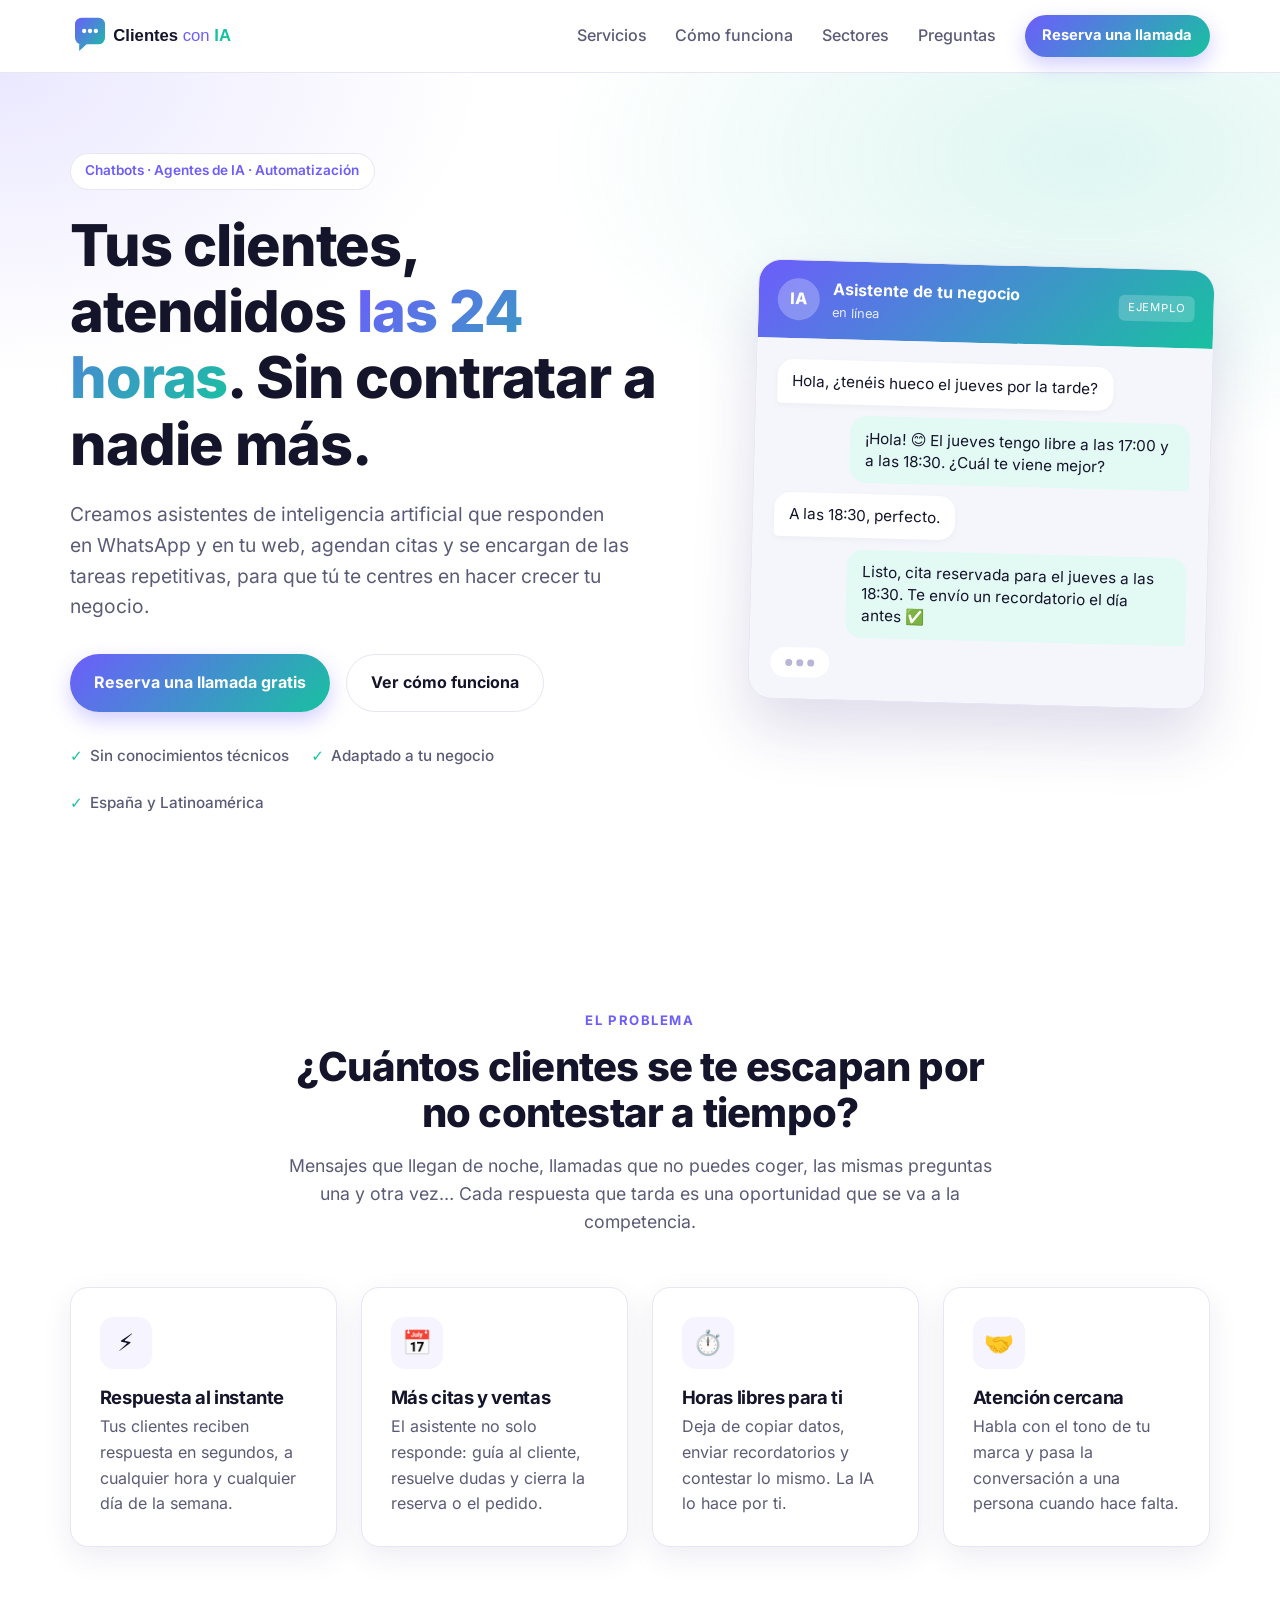
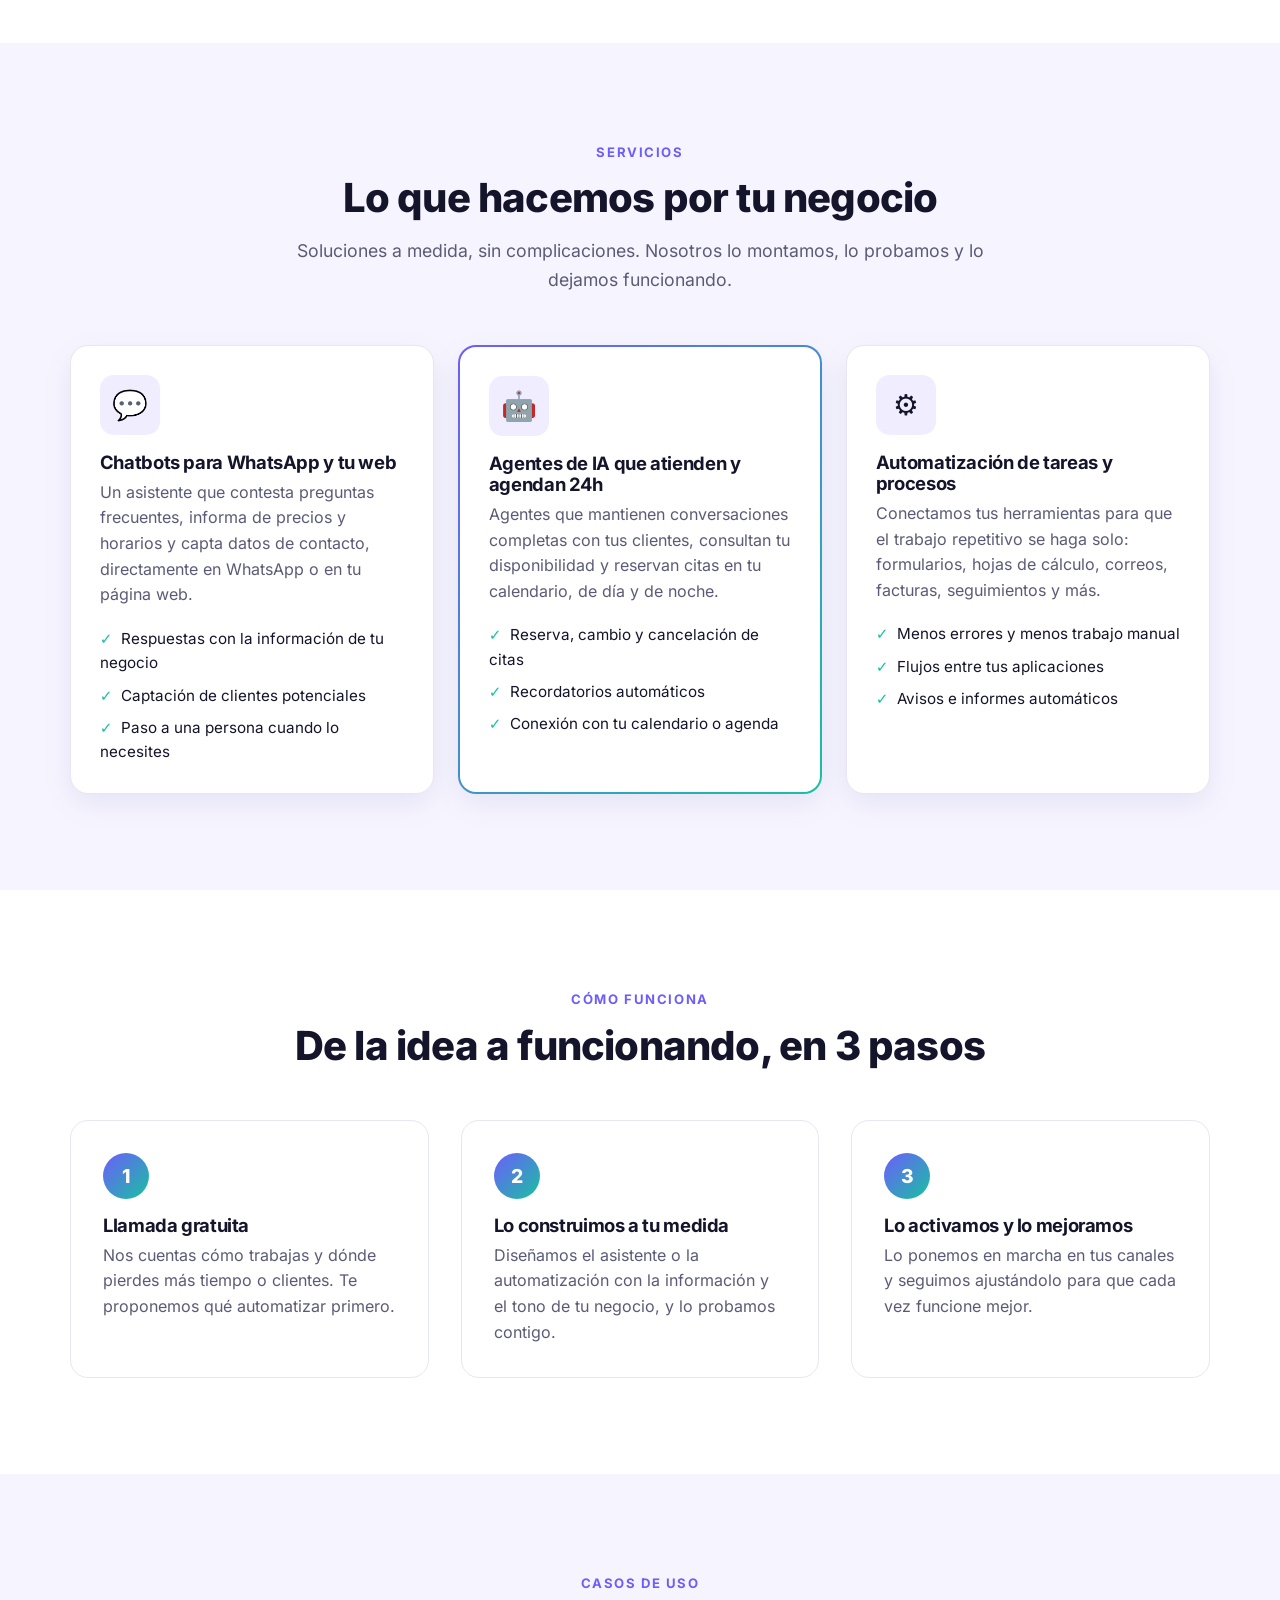
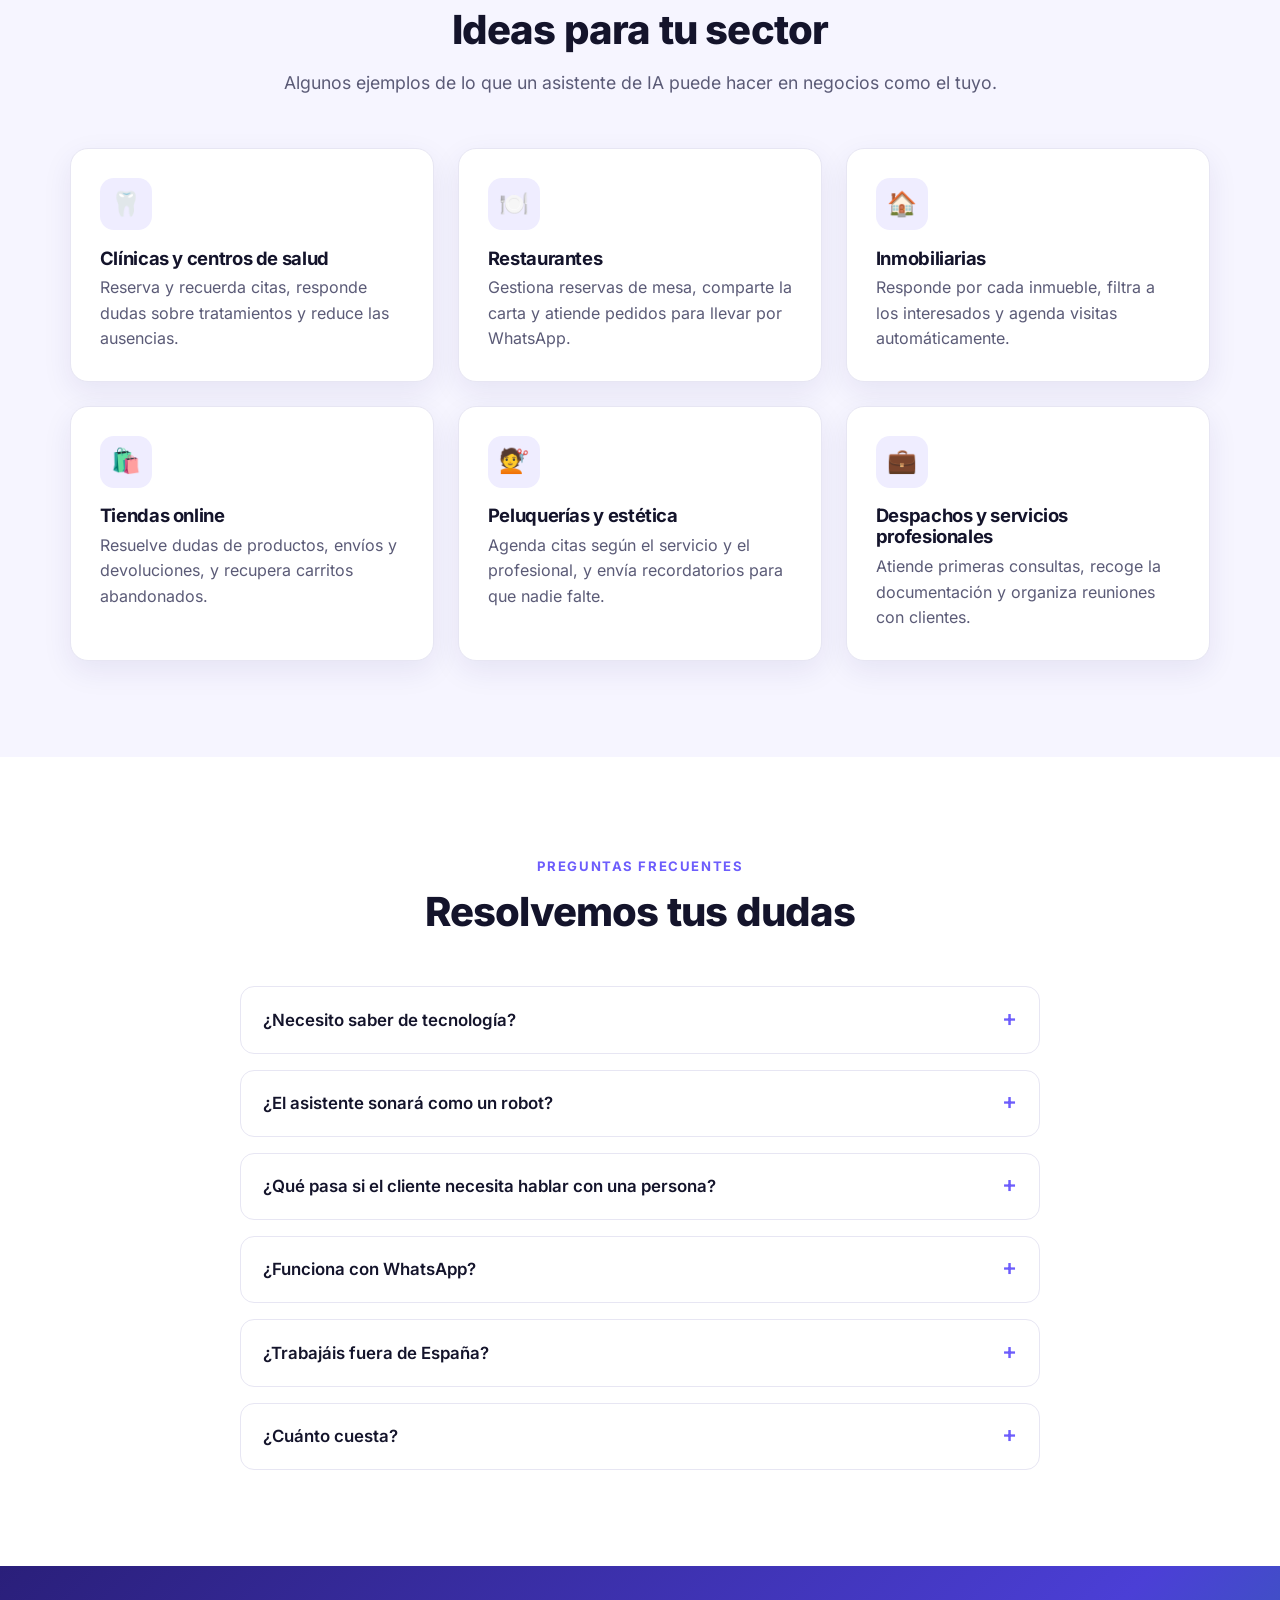
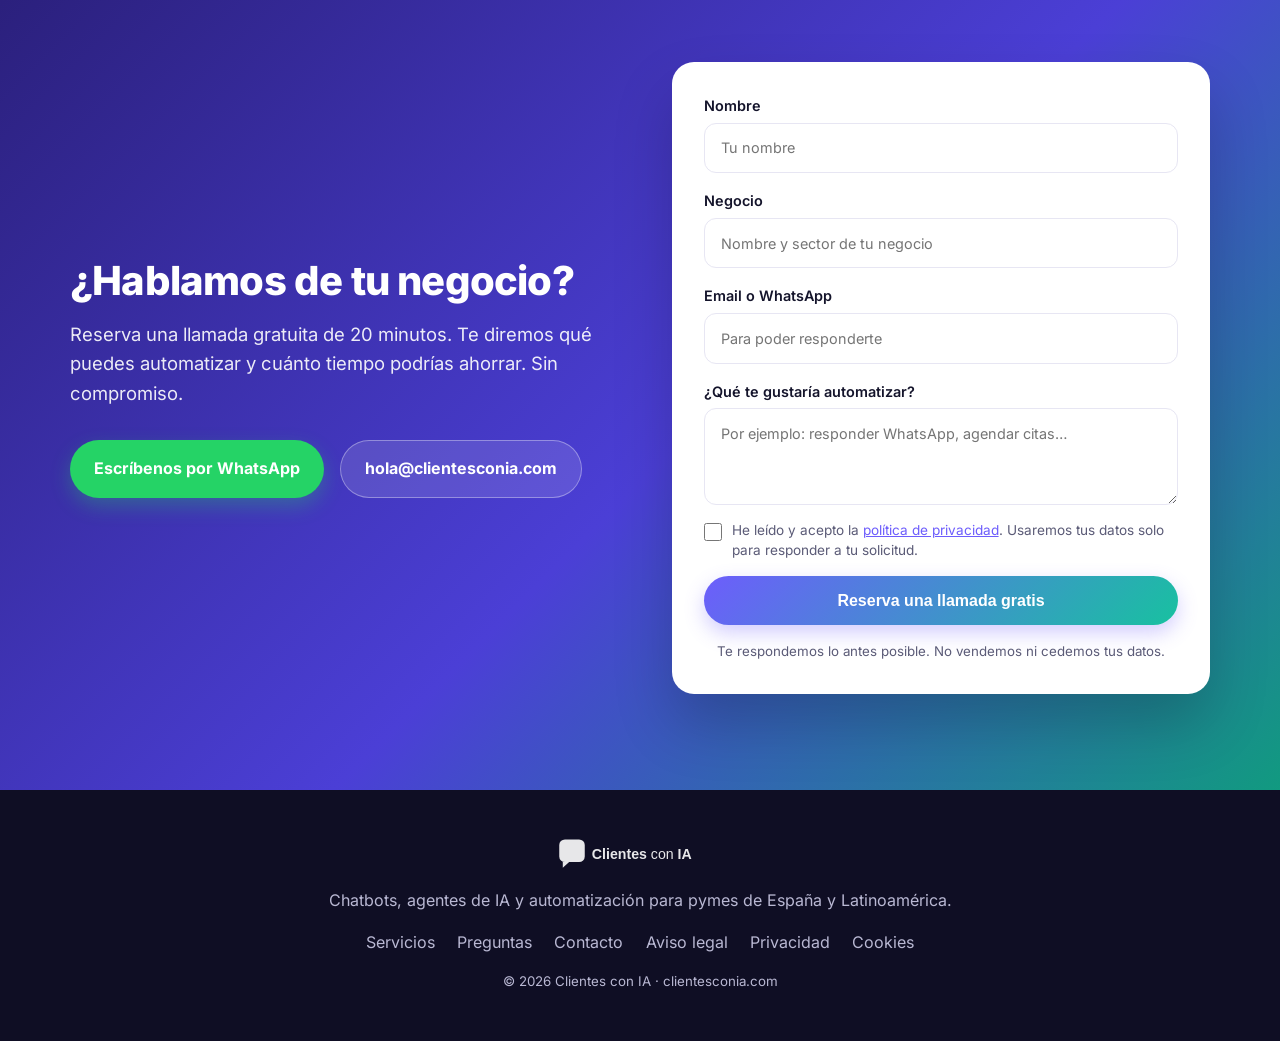
<file: index.html>
<!DOCTYPE html>
<html lang="es">
<head>
<meta charset="UTF-8">
<meta name="viewport" content="width=device-width, initial-scale=1">
<title>Clientes con IA · Chatbots y agentes de IA para pymes</title>
<meta name="description" content="Atiende, responde y agenda citas 24 horas con chatbots y agentes de IA para WhatsApp y tu web. Automatización para pymes de España y Latinoamérica.">
<link rel="icon" href="favicon.svg" type="image/svg+xml">
<link rel="preload" href="inter-latin.woff2" as="font" type="font/woff2" crossorigin>
<link rel="stylesheet" href="styles.css">
</head>
<body>

<header class="nav">
  <div class="container nav-inner">
    <a href="#" class="logo"><img src="logo.svg" alt="Clientes con IA" width="200" height="40"></a>
    <nav class="nav-links" id="menu">
      <a href="#servicios">Servicios</a>
      <a href="#como-funciona">Cómo funciona</a>
      <a href="#sectores">Sectores</a>
      <a href="#faq">Preguntas</a>
      <a href="#contacto" class="btn btn-small">Reserva una llamada</a>
    </nav>
    <button class="menu-toggle" aria-label="Abrir menú" aria-expanded="false" aria-controls="menu"><span></span><span></span><span></span></button>
  </div>
</header>

<main>
<!-- HERO -->
<section class="hero">
  <div class="container hero-grid">
    <div>
      <span class="pill">Chatbots · Agentes de IA · Automatización</span>
      <h1>Tus clientes, atendidos <span class="grad">las 24 horas</span>. Sin contratar a nadie más.</h1>
      <p class="lead">Creamos asistentes de inteligencia artificial que responden en WhatsApp y en tu web, agendan citas y se encargan de las tareas repetitivas, para que tú te centres en hacer crecer tu negocio.</p>
      <div class="hero-cta">
        <a href="#contacto" class="btn">Reserva una llamada gratis</a>
        <a href="#como-funciona" class="btn btn-ghost">Ver cómo funciona</a>
      </div>
      <ul class="hero-points">
        <li>Sin conocimientos técnicos</li>
        <li>Adaptado a tu negocio</li>
        <li>España y Latinoamérica</li>
      </ul>
    </div>
    <div class="chat-card" aria-label="Conversación de ejemplo con un asistente de IA">
      <div class="chat-head">
        <div class="avatar">IA</div>
        <div><strong>Asistente de tu negocio</strong><small>en línea</small></div>
        <span class="tag-ejemplo">Ejemplo</span>
      </div>
      <div class="chat-body">
        <div class="msg in">Hola, ¿tenéis hueco el jueves por la tarde?</div>
        <div class="msg out">¡Hola! 😊 El jueves tengo libre a las 17:00 y a las 18:30. ¿Cuál te viene mejor?</div>
        <div class="msg in">A las 18:30, perfecto.</div>
        <div class="msg out">Listo, cita reservada para el jueves a las 18:30. Te envío un recordatorio el día antes ✅</div>
        <div class="typing"><span></span><span></span><span></span></div>
      </div>
    </div>
  </div>
</section>

<!-- PROBLEM / BENEFITS -->
<section class="section" id="beneficios">
  <div class="container">
    <div class="section-head">
      <span class="eyebrow">El problema</span>
      <h2>¿Cuántos clientes se te escapan por no contestar a tiempo?</h2>
      <p>Mensajes que llegan de noche, llamadas que no puedes coger, las mismas preguntas una y otra vez… Cada respuesta que tarda es una oportunidad que se va a la competencia.</p>
    </div>
    <div class="cards cards-4">
      <article class="card">
        <div class="icon">⚡</div>
        <h3>Respuesta al instante</h3>
        <p>Tus clientes reciben respuesta en segundos, a cualquier hora y cualquier día de la semana.</p>
      </article>
      <article class="card">
        <div class="icon">📅</div>
        <h3>Más citas y ventas</h3>
        <p>El asistente no solo responde: guía al cliente, resuelve dudas y cierra la reserva o el pedido.</p>
      </article>
      <article class="card">
        <div class="icon">⏱️</div>
        <h3>Horas libres para ti</h3>
        <p>Deja de copiar datos, enviar recordatorios y contestar lo mismo. La IA lo hace por ti.</p>
      </article>
      <article class="card">
        <div class="icon">🤝</div>
        <h3>Atención cercana</h3>
        <p>Habla con el tono de tu marca y pasa la conversación a una persona cuando hace falta.</p>
      </article>
    </div>
  </div>
</section>

<!-- SERVICES -->
<section class="section alt" id="servicios">
  <div class="container">
    <div class="section-head">
      <span class="eyebrow">Servicios</span>
      <h2>Lo que hacemos por tu negocio</h2>
      <p>Soluciones a medida, sin complicaciones. Nosotros lo montamos, lo probamos y lo dejamos funcionando.</p>
    </div>
    <div class="cards cards-3">
      <article class="card service">
        <div class="icon big">💬</div>
        <h3>Chatbots para WhatsApp y tu web</h3>
        <p>Un asistente que contesta preguntas frecuentes, informa de precios y horarios y capta datos de contacto, directamente en WhatsApp o en tu página web.</p>
        <ul class="checks">
          <li>Respuestas con la información de tu negocio</li>
          <li>Captación de clientes potenciales</li>
          <li>Paso a una persona cuando lo necesites</li>
        </ul>
      </article>
      <article class="card service featured">
        <div class="icon big">🤖</div>
        <h3>Agentes de IA que atienden y agendan 24h</h3>
        <p>Agentes que mantienen conversaciones completas con tus clientes, consultan tu disponibilidad y reservan citas en tu calendario, de día y de noche.</p>
        <ul class="checks">
          <li>Reserva, cambio y cancelación de citas</li>
          <li>Recordatorios automáticos</li>
          <li>Conexión con tu calendario o agenda</li>
        </ul>
      </article>
      <article class="card service">
        <div class="icon big">⚙️</div>
        <h3>Automatización de tareas y procesos</h3>
        <p>Conectamos tus herramientas para que el trabajo repetitivo se haga solo: formularios, hojas de cálculo, correos, facturas, seguimientos y más.</p>
        <ul class="checks">
          <li>Menos errores y menos trabajo manual</li>
          <li>Flujos entre tus aplicaciones</li>
          <li>Avisos e informes automáticos</li>
        </ul>
      </article>
    </div>
  </div>
</section>

<!-- HOW IT WORKS -->
<section class="section" id="como-funciona">
  <div class="container">
    <div class="section-head">
      <span class="eyebrow">Cómo funciona</span>
      <h2>De la idea a funcionando, en 3 pasos</h2>
    </div>
    <ol class="steps">
      <li class="step">
        <span class="num">1</span>
        <h3>Llamada gratuita</h3>
        <p>Nos cuentas cómo trabajas y dónde pierdes más tiempo o clientes. Te proponemos qué automatizar primero.</p>
      </li>
      <li class="step">
        <span class="num">2</span>
        <h3>Lo construimos a tu medida</h3>
        <p>Diseñamos el asistente o la automatización con la información y el tono de tu negocio, y lo probamos contigo.</p>
      </li>
      <li class="step">
        <span class="num">3</span>
        <h3>Lo activamos y lo mejoramos</h3>
        <p>Lo ponemos en marcha en tus canales y seguimos ajustándolo para que cada vez funcione mejor.</p>
      </li>
    </ol>
  </div>
</section>

<!-- SECTORS -->
<section class="section alt" id="sectores">
  <div class="container">
    <div class="section-head">
      <span class="eyebrow">Casos de uso</span>
      <h2>Ideas para tu sector</h2>
      <p>Algunos ejemplos de lo que un asistente de IA puede hacer en negocios como el tuyo.</p>
    </div>
    <div class="cards cards-3 sectors">
      <article class="card"><div class="icon">🦷</div><h3>Clínicas y centros de salud</h3><p>Reserva y recuerda citas, responde dudas sobre tratamientos y reduce las ausencias.</p></article>
      <article class="card"><div class="icon">🍽️</div><h3>Restaurantes</h3><p>Gestiona reservas de mesa, comparte la carta y atiende pedidos para llevar por WhatsApp.</p></article>
      <article class="card"><div class="icon">🏠</div><h3>Inmobiliarias</h3><p>Responde por cada inmueble, filtra a los interesados y agenda visitas automáticamente.</p></article>
      <article class="card"><div class="icon">🛍️</div><h3>Tiendas online</h3><p>Resuelve dudas de productos, envíos y devoluciones, y recupera carritos abandonados.</p></article>
      <article class="card"><div class="icon">💇</div><h3>Peluquerías y estética</h3><p>Agenda citas según el servicio y el profesional, y envía recordatorios para que nadie falte.</p></article>
      <article class="card"><div class="icon">💼</div><h3>Despachos y servicios profesionales</h3><p>Atiende primeras consultas, recoge la documentación y organiza reuniones con clientes.</p></article>
    </div>
  </div>
</section>

<!-- FAQ -->
<section class="section" id="faq">
  <div class="container narrow">
    <div class="section-head">
      <span class="eyebrow">Preguntas frecuentes</span>
      <h2>Resolvemos tus dudas</h2>
    </div>
    <div class="faq">
      <details>
        <summary>¿Necesito saber de tecnología?</summary>
        <p>No. Nosotros nos encargamos de todo: lo configuramos, lo conectamos a tus canales y te explicamos cómo funciona con palabras sencillas.</p>
      </details>
      <details>
        <summary>¿El asistente sonará como un robot?</summary>
        <p>No tiene por qué. Lo entrenamos con la información de tu negocio y con el tono que usas con tus clientes, para que las conversaciones sean naturales y cercanas.</p>
      </details>
      <details>
        <summary>¿Qué pasa si el cliente necesita hablar con una persona?</summary>
        <p>El asistente detecta cuándo conviene pasar la conversación a tu equipo y te avisa para que continúes tú.</p>
      </details>
      <details>
        <summary>¿Funciona con WhatsApp?</summary>
        <p>Sí. Podemos conectar el asistente a WhatsApp Business, a tu página web y a otras herramientas que ya uses, como tu calendario o tu correo.</p>
      </details>
      <details>
        <summary>¿Trabajáis fuera de España?</summary>
        <p>Sí. Trabajamos en remoto con negocios de España y de Latinoamérica, y adaptamos el asistente al idioma y a la forma de hablar de tus clientes.</p>
      </details>
      <details>
        <summary>¿Cuánto cuesta?</summary>
        <p>Depende de lo que necesites automatizar. En la llamada gratuita vemos tu caso y te damos una propuesta clara, sin compromiso.</p>
      </details>
    </div>
  </div>
</section>

<!-- CTA + CONTACT -->
<section class="section cta" id="contacto">
  <div class="container cta-grid">
    <div>
      <h2>¿Hablamos de tu negocio?</h2>
      <p>Reserva una llamada gratuita de 20 minutos. Te diremos qué puedes automatizar y cuánto tiempo podrías ahorrar. Sin compromiso.</p>
      <div class="contact-links">
        <a class="btn btn-whatsapp" href="https://wa.me/34624060262?text=Hola%2C%20quiero%20informaci%C3%B3n%20sobre%20Clientes%20con%20IA" target="_blank" rel="noopener">Escríbenos por WhatsApp</a>
        <a class="btn btn-light" href="mailto:hola@clientesconia.com?subject=Quiero%20una%20llamada%20gratis">hola@clientesconia.com</a>
      </div>
    </div>
    <!-- NOTA: este formulario abre el correo del visitante (mailto:) con el mensaje ya escrito. Si en el futuro lo conectas a un servicio de formularios (Formspree, Netlify Forms...), añádelo como encargado en privacidad.html. -->
    <form class="contact-form" id="contact-form" data-email="hola@clientesconia.com">
      <label>Nombre<input type="text" name="nombre" required placeholder="Tu nombre"></label>
      <label>Negocio<input type="text" name="negocio" placeholder="Nombre y sector de tu negocio"></label>
      <label>Email o WhatsApp<input type="text" name="contacto" required placeholder="Para poder responderte"></label>
      <label>¿Qué te gustaría automatizar?<textarea name="mensaje" rows="3" placeholder="Por ejemplo: responder WhatsApp, agendar citas…"></textarea></label>
      <label class="consent"><input type="checkbox" name="privacidad" required> <span>He leído y acepto la <a href="privacidad.html" target="_blank">política de privacidad</a>. Usaremos tus datos solo para responder a tu solicitud.</span></label>
      <button type="submit" class="btn">Reserva una llamada gratis</button>
      <small>Te respondemos lo antes posible. No vendemos ni cedemos tus datos.</small>
    </form>
  </div>
</section>
</main>

<footer class="footer">
  <div class="container footer-inner">
    <img src="logo.svg" alt="Clientes con IA" width="170" height="34">
    <p>Chatbots, agentes de IA y automatización para pymes de España y Latinoamérica.</p>
    <nav>
      <a href="#servicios">Servicios</a>
      <a href="#faq">Preguntas</a>
      <a href="#contacto">Contacto</a>
      <a href="aviso-legal.html">Aviso legal</a>
      <a href="privacidad.html">Privacidad</a>
      <a href="politica-cookies.html">Cookies</a>
    </nav>
    <small>© <span id="year">2026</span> Clientes con IA · clientesconia.com</small>
  </div>
</footer>

<script>
  const t=document.querySelector('.menu-toggle'),m=document.getElementById('menu');
  t.addEventListener('click',()=>{const o=m.classList.toggle('open');t.setAttribute('aria-expanded',o)});
  m.querySelectorAll('a').forEach(a=>a.addEventListener('click',()=>{m.classList.remove('open');t.setAttribute('aria-expanded',false)}));
  document.getElementById('year').textContent=new Date().getFullYear();
  const f=document.getElementById('contact-form');
  f.addEventListener('submit',e=>{e.preventDefault();const d=new FormData(f);
    const body=`Nombre: ${d.get('nombre')}\nNegocio: ${d.get('negocio')}\nContacto: ${d.get('contacto')}\n\n${d.get('mensaje')}`;
    location.href=`mailto:${f.dataset.email}?subject=${encodeURIComponent('Solicitud de llamada gratis')}&body=${encodeURIComponent(body)}`;});
</script>
</body>
</html>
</file>
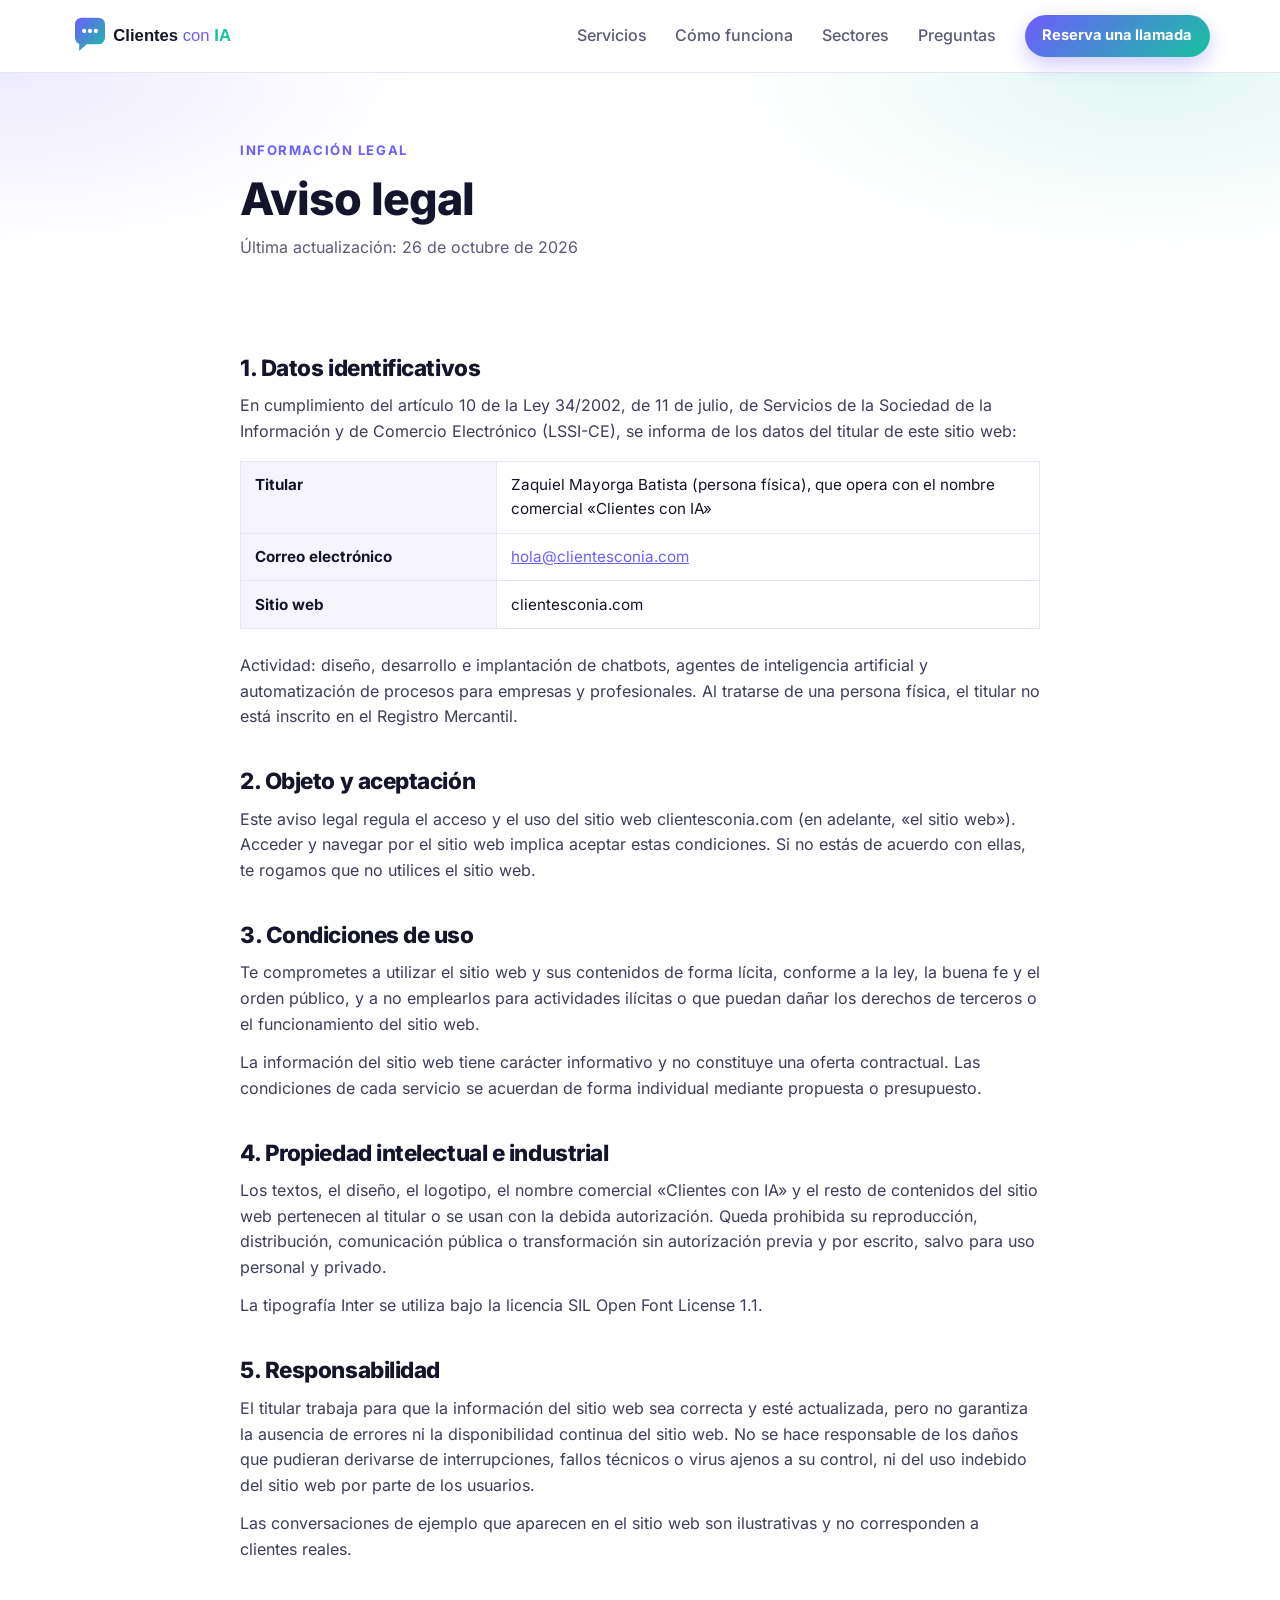
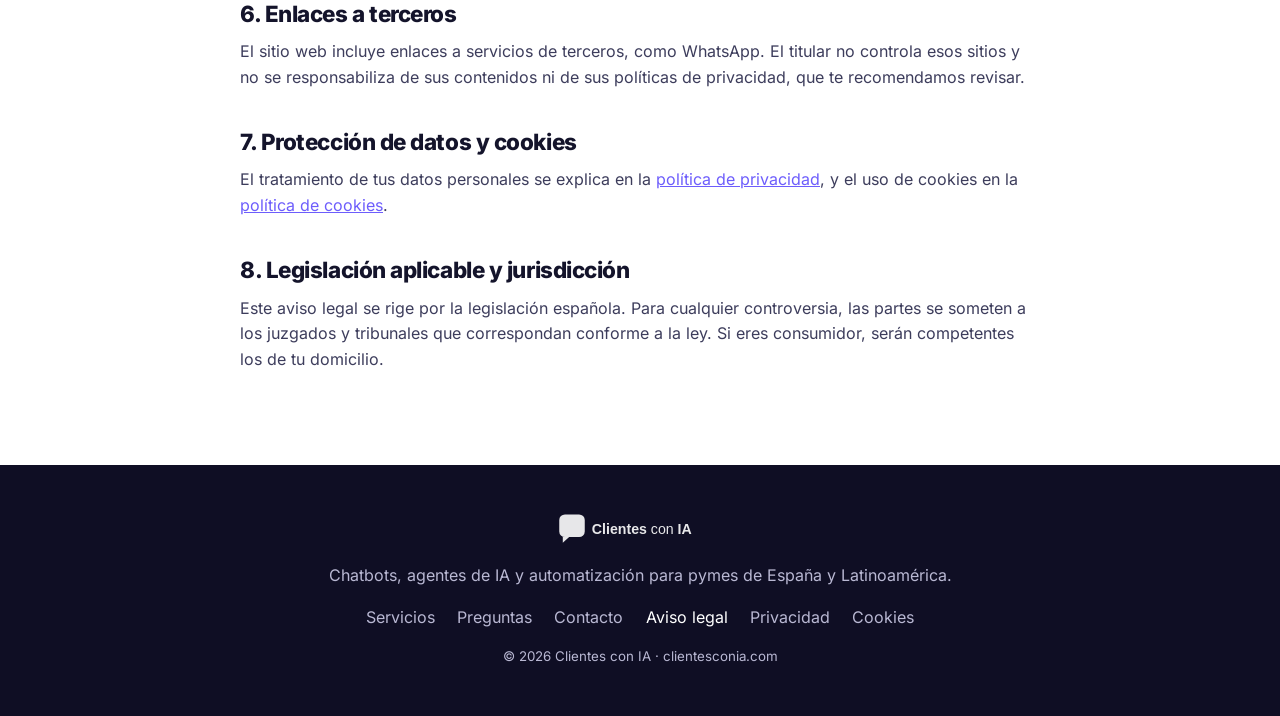
<file: aviso-legal.html>
<!DOCTYPE html>
<html lang="es">
<head>
<meta charset="UTF-8">
<meta name="viewport" content="width=device-width, initial-scale=1">
<title>Aviso legal · Clientes con IA</title>
<meta name="robots" content="noindex, follow">
<link rel="icon" href="favicon.svg" type="image/svg+xml">
<link rel="preload" href="inter-latin.woff2" as="font" type="font/woff2" crossorigin>
<link rel="stylesheet" href="styles.css">
</head>
<body>
<header class="nav">
  <div class="container nav-inner">
    <a href="index.html" class="logo"><img src="logo.svg" alt="Clientes con IA" width="200" height="40"></a>
    <nav class="nav-links" id="menu">
      <a href="index.html#servicios">Servicios</a>
      <a href="index.html#como-funciona">Cómo funciona</a>
      <a href="index.html#sectores">Sectores</a>
      <a href="index.html#faq">Preguntas</a>
      <a href="index.html#contacto" class="btn btn-small">Reserva una llamada</a>
    </nav>
    <button class="menu-toggle" aria-label="Abrir menú" aria-expanded="false" aria-controls="menu"><span></span><span></span><span></span></button>
  </div>
</header>
<main>
<section class="legal-hero">
  <div class="container narrow">
    <span class="eyebrow">Información legal</span>
    <h1>Aviso legal</h1>
    <p>Última actualización: 26 de octubre de 2026</p>
  </div>
</section>
<article class="legal">
  <div class="container narrow">

<h2>1. Datos identificativos</h2>
<p>En cumplimiento del artículo 10 de la Ley 34/2002, de 11 de julio, de Servicios de la Sociedad de la Información y de Comercio Electrónico (LSSI-CE), se informa de los datos del titular de este sitio web:</p>
<table>
  <tr><th>Titular</th><td>Zaquiel Mayorga Batista (persona física), que opera con el nombre comercial «Clientes con IA»</td></tr>
  <!-- PENDIENTE: añadir fila NIF/NIE cuando esté disponible -->
  <!-- PENDIENTE: añadir fila Domicilio cuando esté disponible -->
  <tr><th>Correo electrónico</th><td><a href="mailto:hola@clientesconia.com">hola@clientesconia.com</a></td></tr>
  <tr><th>Sitio web</th><td>clientesconia.com</td></tr>
</table>
<p>Actividad: diseño, desarrollo e implantación de chatbots, agentes de inteligencia artificial y automatización de procesos para empresas y profesionales. Al tratarse de una persona física, el titular no está inscrito en el Registro Mercantil.</p>

<h2>2. Objeto y aceptación</h2>
<p>Este aviso legal regula el acceso y el uso del sitio web clientesconia.com (en adelante, «el sitio web»). Acceder y navegar por el sitio web implica aceptar estas condiciones. Si no estás de acuerdo con ellas, te rogamos que no utilices el sitio web.</p>

<h2>3. Condiciones de uso</h2>
<p>Te comprometes a utilizar el sitio web y sus contenidos de forma lícita, conforme a la ley, la buena fe y el orden público, y a no emplearlos para actividades ilícitas o que puedan dañar los derechos de terceros o el funcionamiento del sitio web.</p>
<p>La información del sitio web tiene carácter informativo y no constituye una oferta contractual. Las condiciones de cada servicio se acuerdan de forma individual mediante propuesta o presupuesto.</p>

<h2>4. Propiedad intelectual e industrial</h2>
<p>Los textos, el diseño, el logotipo, el nombre comercial «Clientes con IA» y el resto de contenidos del sitio web pertenecen al titular o se usan con la debida autorización. Queda prohibida su reproducción, distribución, comunicación pública o transformación sin autorización previa y por escrito, salvo para uso personal y privado.</p>
<p>La tipografía Inter se utiliza bajo la licencia SIL Open Font License 1.1.</p>

<h2>5. Responsabilidad</h2>
<p>El titular trabaja para que la información del sitio web sea correcta y esté actualizada, pero no garantiza la ausencia de errores ni la disponibilidad continua del sitio web. No se hace responsable de los daños que pudieran derivarse de interrupciones, fallos técnicos o virus ajenos a su control, ni del uso indebido del sitio web por parte de los usuarios.</p>
<p>Las conversaciones de ejemplo que aparecen en el sitio web son ilustrativas y no corresponden a clientes reales.</p>

<h2>6. Enlaces a terceros</h2>
<p>El sitio web incluye enlaces a servicios de terceros, como WhatsApp. El titular no controla esos sitios y no se responsabiliza de sus contenidos ni de sus políticas de privacidad, que te recomendamos revisar.</p>

<h2>7. Protección de datos y cookies</h2>
<p>El tratamiento de tus datos personales se explica en la <a href="privacidad.html">política de privacidad</a>, y el uso de cookies en la <a href="politica-cookies.html">política de cookies</a>.</p>

<h2>8. Legislación aplicable y jurisdicción</h2>
<p>Este aviso legal se rige por la legislación española. Para cualquier controversia, las partes se someten a los juzgados y tribunales que correspondan conforme a la ley. Si eres consumidor, serán competentes los de tu domicilio.</p>
  </div>
</article>
</main>
<footer class="footer">
  <div class="container footer-inner">
    <img src="logo.svg" alt="Clientes con IA" width="170" height="34">
    <p>Chatbots, agentes de IA y automatización para pymes de España y Latinoamérica.</p>
    <nav>
      <a href="index.html#servicios">Servicios</a>
      <a href="index.html#faq">Preguntas</a>
      <a href="index.html#contacto">Contacto</a>
      <a href="aviso-legal.html" aria-current="page">Aviso legal</a>
      <a href="privacidad.html">Privacidad</a>
      <a href="politica-cookies.html">Cookies</a>
    </nav>
    <small>© <span id="year">2026</span> Clientes con IA · clientesconia.com</small>
  </div>
</footer>
<script>
  const t=document.querySelector('.menu-toggle'),m=document.getElementById('menu');
  t.addEventListener('click',()=>{const o=m.classList.toggle('open');t.setAttribute('aria-expanded',o)});
  document.getElementById('year').textContent=new Date().getFullYear();
</script>
</body>
</html>
</file>
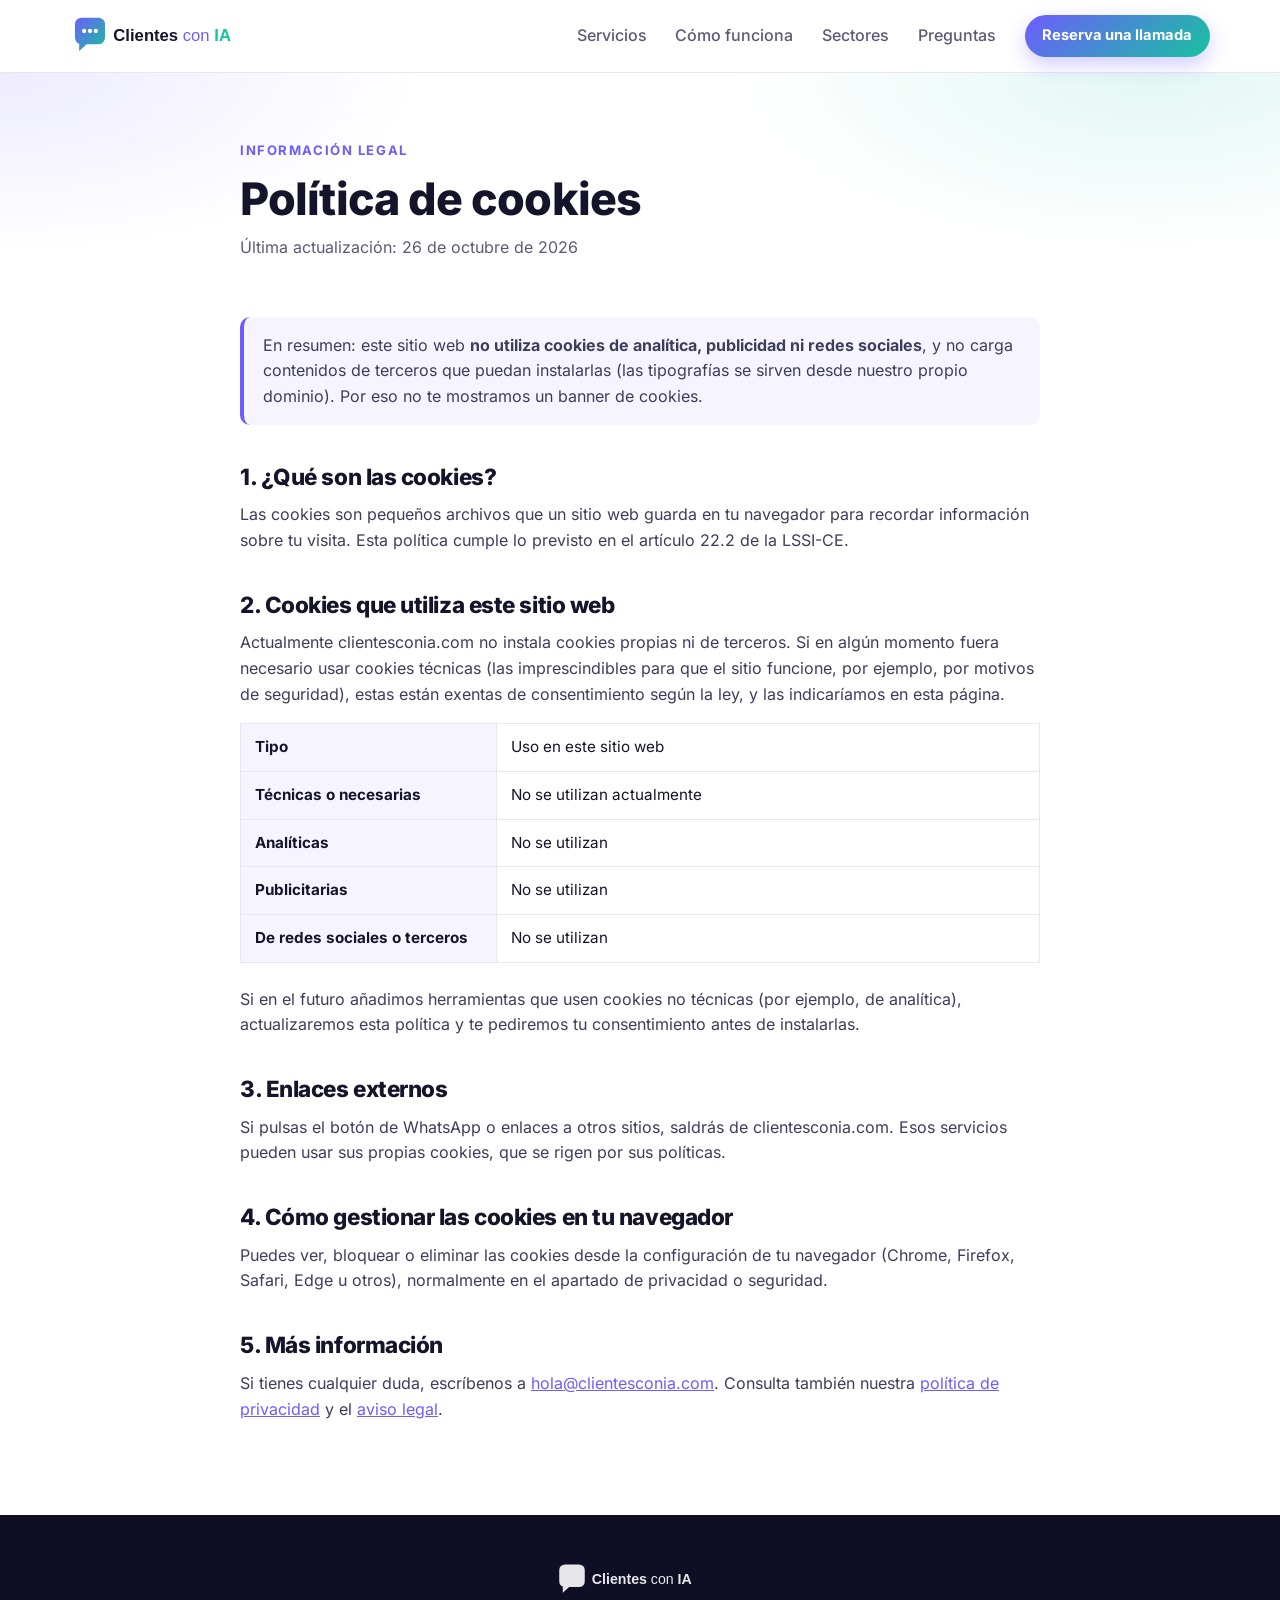
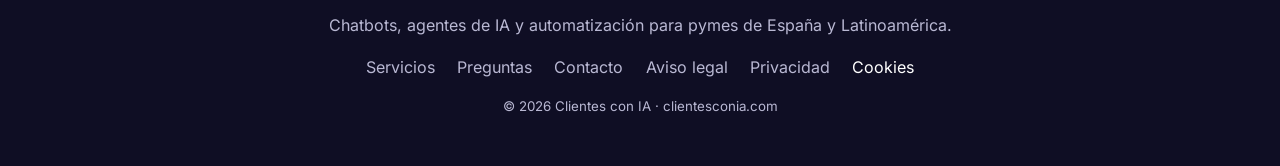
<file: politica-cookies.html>
<!DOCTYPE html>
<html lang="es">
<head>
<meta charset="UTF-8">
<meta name="viewport" content="width=device-width, initial-scale=1">
<title>Política de cookies · Clientes con IA</title>
<meta name="robots" content="noindex, follow">
<link rel="icon" href="favicon.svg" type="image/svg+xml">
<link rel="preload" href="inter-latin.woff2" as="font" type="font/woff2" crossorigin>
<link rel="stylesheet" href="styles.css">
</head>
<body>
<header class="nav">
  <div class="container nav-inner">
    <a href="index.html" class="logo"><img src="logo.svg" alt="Clientes con IA" width="200" height="40"></a>
    <nav class="nav-links" id="menu">
      <a href="index.html#servicios">Servicios</a>
      <a href="index.html#como-funciona">Cómo funciona</a>
      <a href="index.html#sectores">Sectores</a>
      <a href="index.html#faq">Preguntas</a>
      <a href="index.html#contacto" class="btn btn-small">Reserva una llamada</a>
    </nav>
    <button class="menu-toggle" aria-label="Abrir menú" aria-expanded="false" aria-controls="menu"><span></span><span></span><span></span></button>
  </div>
</header>
<main>
<section class="legal-hero">
  <div class="container narrow">
    <span class="eyebrow">Información legal</span>
    <h1>Política de cookies</h1>
    <p>Última actualización: 26 de octubre de 2026</p>
  </div>
</section>
<article class="legal">
  <div class="container narrow">

<p class="note">En resumen: este sitio web <strong>no utiliza cookies de analítica, publicidad ni redes sociales</strong>, y no carga contenidos de terceros que puedan instalarlas (las tipografías se sirven desde nuestro propio dominio). Por eso no te mostramos un banner de cookies.</p>

<h2>1. ¿Qué son las cookies?</h2>
<p>Las cookies son pequeños archivos que un sitio web guarda en tu navegador para recordar información sobre tu visita. Esta política cumple lo previsto en el artículo 22.2 de la LSSI-CE.</p>

<h2>2. Cookies que utiliza este sitio web</h2>
<p>Actualmente clientesconia.com no instala cookies propias ni de terceros. Si en algún momento fuera necesario usar cookies técnicas (las imprescindibles para que el sitio funcione, por ejemplo, por motivos de seguridad), estas están exentas de consentimiento según la ley, y las indicaríamos en esta página.</p>
<table>
  <tr><th>Tipo</th><td>Uso en este sitio web</td></tr>
  <tr><th>Técnicas o necesarias</th><td>No se utilizan actualmente</td></tr>
  <tr><th>Analíticas</th><td>No se utilizan</td></tr>
  <tr><th>Publicitarias</th><td>No se utilizan</td></tr>
  <tr><th>De redes sociales o terceros</th><td>No se utilizan</td></tr>
</table>
<p>Si en el futuro añadimos herramientas que usen cookies no técnicas (por ejemplo, de analítica), actualizaremos esta política y te pediremos tu consentimiento antes de instalarlas.</p>

<h2>3. Enlaces externos</h2>
<p>Si pulsas el botón de WhatsApp o enlaces a otros sitios, saldrás de clientesconia.com. Esos servicios pueden usar sus propias cookies, que se rigen por sus políticas.</p>

<h2>4. Cómo gestionar las cookies en tu navegador</h2>
<p>Puedes ver, bloquear o eliminar las cookies desde la configuración de tu navegador (Chrome, Firefox, Safari, Edge u otros), normalmente en el apartado de privacidad o seguridad.</p>

<h2>5. Más información</h2>
<p>Si tienes cualquier duda, escríbenos a <a href="mailto:hola@clientesconia.com">hola@clientesconia.com</a>. Consulta también nuestra <a href="privacidad.html">política de privacidad</a> y el <a href="aviso-legal.html">aviso legal</a>.</p>
  </div>
</article>
</main>
<footer class="footer">
  <div class="container footer-inner">
    <img src="logo.svg" alt="Clientes con IA" width="170" height="34">
    <p>Chatbots, agentes de IA y automatización para pymes de España y Latinoamérica.</p>
    <nav>
      <a href="index.html#servicios">Servicios</a>
      <a href="index.html#faq">Preguntas</a>
      <a href="index.html#contacto">Contacto</a>
      <a href="aviso-legal.html">Aviso legal</a>
      <a href="privacidad.html">Privacidad</a>
      <a href="politica-cookies.html" aria-current="page">Cookies</a>
    </nav>
    <small>© <span id="year">2026</span> Clientes con IA · clientesconia.com</small>
  </div>
</footer>
<script>
  const t=document.querySelector('.menu-toggle'),m=document.getElementById('menu');
  t.addEventListener('click',()=>{const o=m.classList.toggle('open');t.setAttribute('aria-expanded',o)});
  document.getElementById('year').textContent=new Date().getFullYear();
</script>
</body>
</html>
</file>
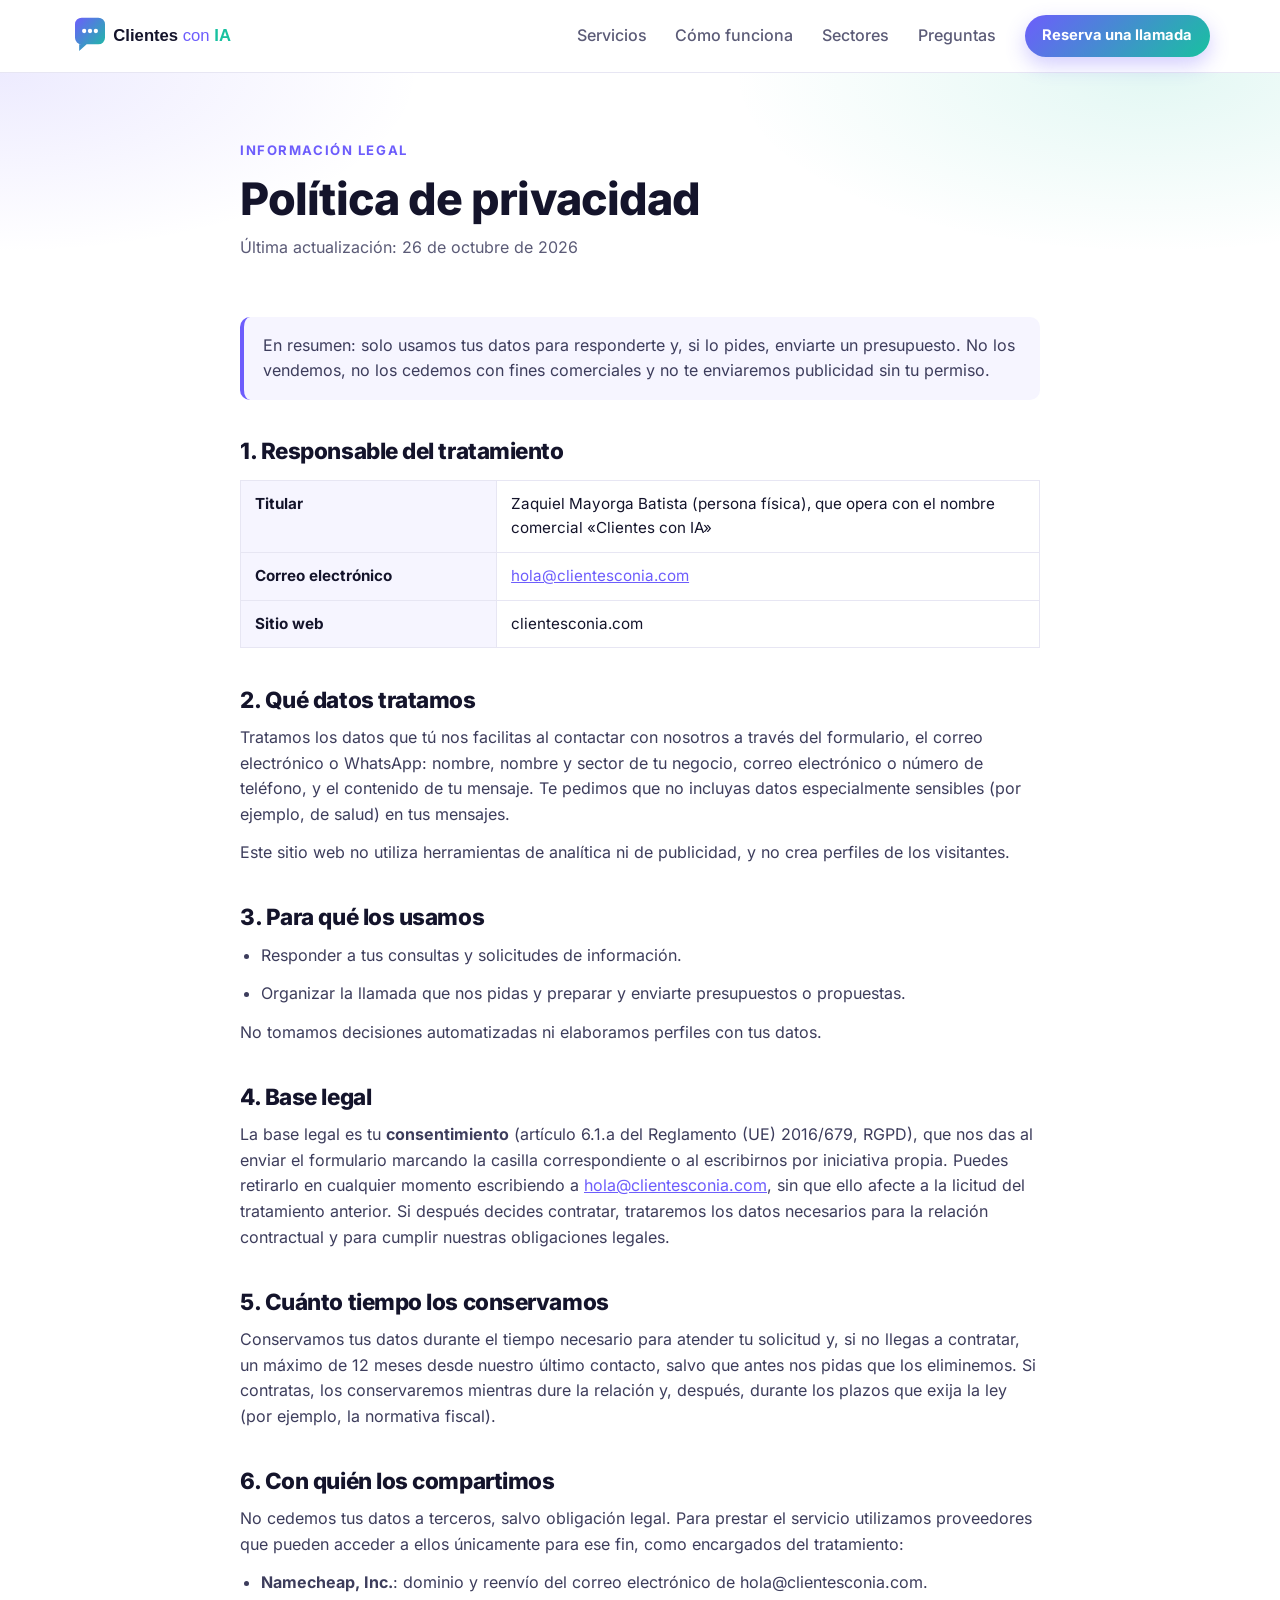
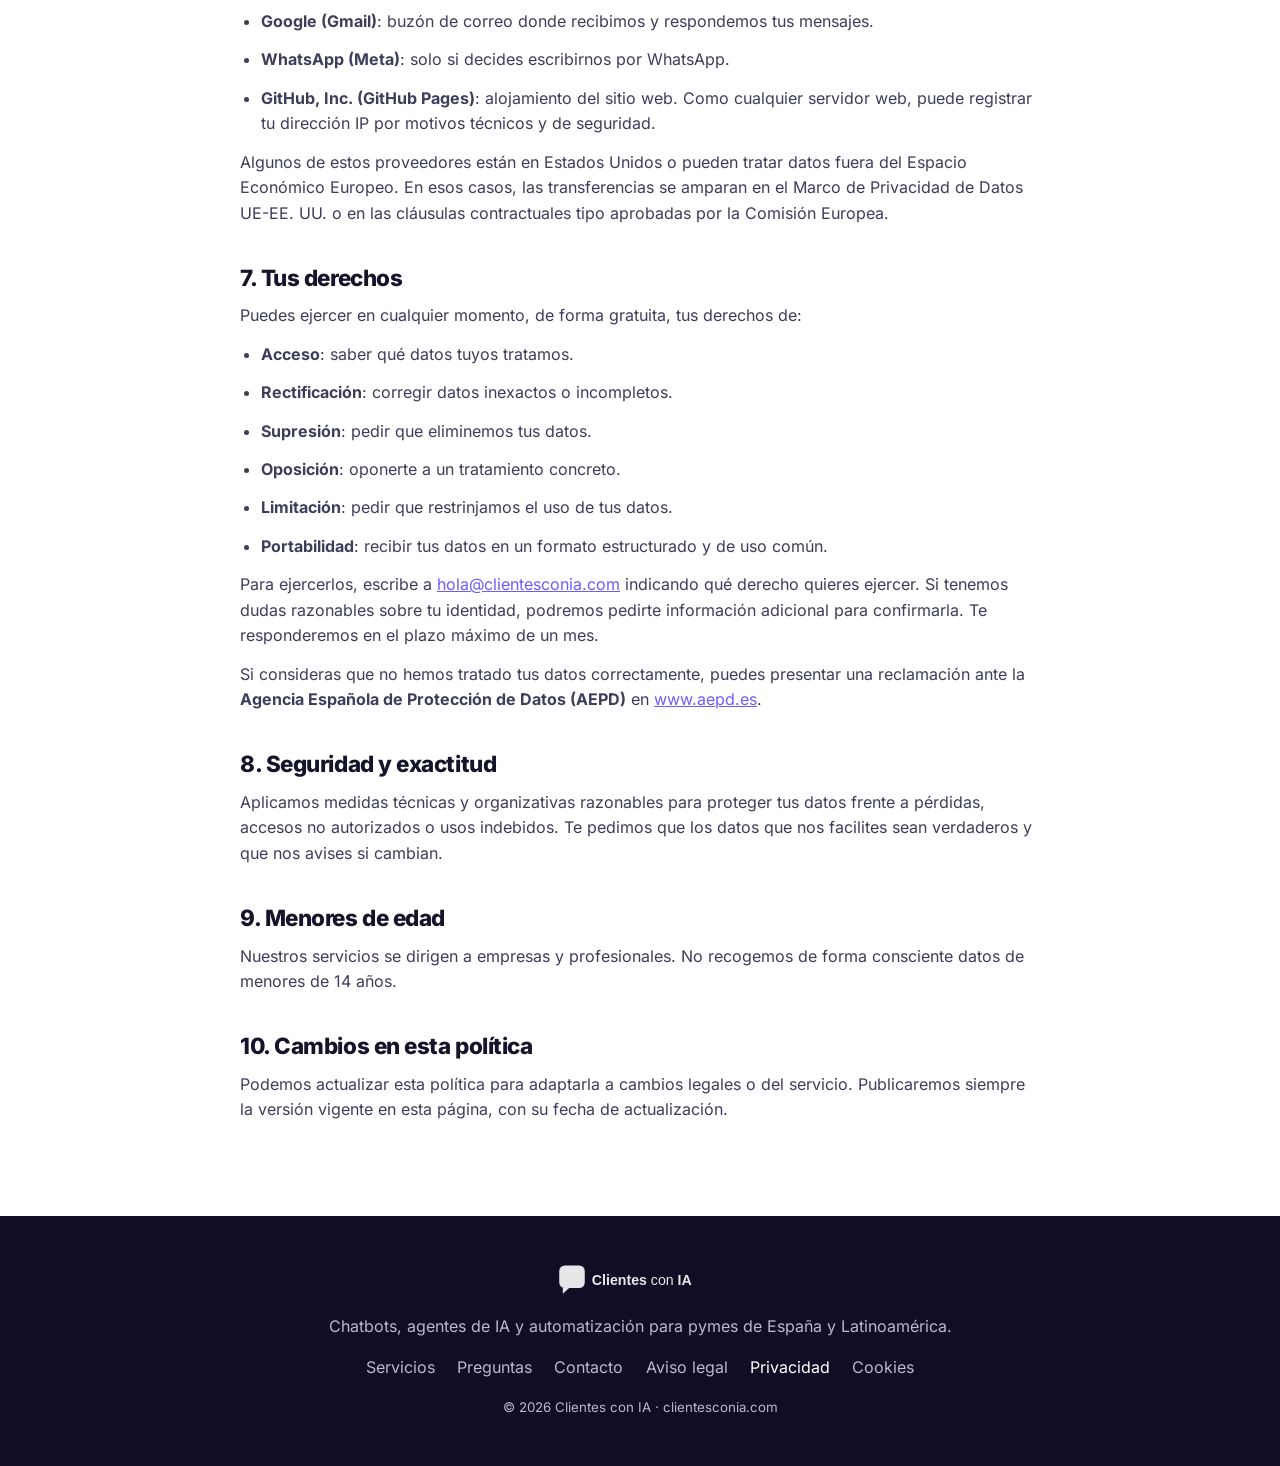
<file: privacidad.html>
<!DOCTYPE html>
<html lang="es">
<head>
<meta charset="UTF-8">
<meta name="viewport" content="width=device-width, initial-scale=1">
<title>Política de privacidad · Clientes con IA</title>
<meta name="robots" content="noindex, follow">
<link rel="icon" href="favicon.svg" type="image/svg+xml">
<link rel="preload" href="inter-latin.woff2" as="font" type="font/woff2" crossorigin>
<link rel="stylesheet" href="styles.css">
</head>
<body>
<header class="nav">
  <div class="container nav-inner">
    <a href="index.html" class="logo"><img src="logo.svg" alt="Clientes con IA" width="200" height="40"></a>
    <nav class="nav-links" id="menu">
      <a href="index.html#servicios">Servicios</a>
      <a href="index.html#como-funciona">Cómo funciona</a>
      <a href="index.html#sectores">Sectores</a>
      <a href="index.html#faq">Preguntas</a>
      <a href="index.html#contacto" class="btn btn-small">Reserva una llamada</a>
    </nav>
    <button class="menu-toggle" aria-label="Abrir menú" aria-expanded="false" aria-controls="menu"><span></span><span></span><span></span></button>
  </div>
</header>
<main>
<section class="legal-hero">
  <div class="container narrow">
    <span class="eyebrow">Información legal</span>
    <h1>Política de privacidad</h1>
    <p>Última actualización: 26 de octubre de 2026</p>
  </div>
</section>
<article class="legal">
  <div class="container narrow">

<p class="note">En resumen: solo usamos tus datos para responderte y, si lo pides, enviarte un presupuesto. No los vendemos, no los cedemos con fines comerciales y no te enviaremos publicidad sin tu permiso.</p>

<h2>1. Responsable del tratamiento</h2>
<table>
  <tr><th>Titular</th><td>Zaquiel Mayorga Batista (persona física), que opera con el nombre comercial «Clientes con IA»</td></tr>
  <!-- PENDIENTE: añadir fila NIF/NIE cuando esté disponible -->
  <!-- PENDIENTE: añadir fila Domicilio cuando esté disponible -->
  <tr><th>Correo electrónico</th><td><a href="mailto:hola@clientesconia.com">hola@clientesconia.com</a></td></tr>
  <tr><th>Sitio web</th><td>clientesconia.com</td></tr>
</table>

<h2>2. Qué datos tratamos</h2>
<p>Tratamos los datos que tú nos facilitas al contactar con nosotros a través del formulario, el correo electrónico o WhatsApp: nombre, nombre y sector de tu negocio, correo electrónico o número de teléfono, y el contenido de tu mensaje. Te pedimos que no incluyas datos especialmente sensibles (por ejemplo, de salud) en tus mensajes.</p>
<p>Este sitio web no utiliza herramientas de analítica ni de publicidad, y no crea perfiles de los visitantes.</p>

<h2>3. Para qué los usamos</h2>
<ul>
  <li>Responder a tus consultas y solicitudes de información.</li>
  <li>Organizar la llamada que nos pidas y preparar y enviarte presupuestos o propuestas.</li>
</ul>
<p>No tomamos decisiones automatizadas ni elaboramos perfiles con tus datos.</p>

<h2>4. Base legal</h2>
<p>La base legal es tu <strong>consentimiento</strong> (artículo 6.1.a del Reglamento (UE) 2016/679, RGPD), que nos das al enviar el formulario marcando la casilla correspondiente o al escribirnos por iniciativa propia. Puedes retirarlo en cualquier momento escribiendo a <a href="mailto:hola@clientesconia.com">hola@clientesconia.com</a>, sin que ello afecte a la licitud del tratamiento anterior. Si después decides contratar, trataremos los datos necesarios para la relación contractual y para cumplir nuestras obligaciones legales.</p>

<h2>5. Cuánto tiempo los conservamos</h2>
<!-- REEMPLAZAR (opcional): plazo de conservación propuesto por defecto; ajústalo si prefieres otro -->
<p>Conservamos tus datos durante el tiempo necesario para atender tu solicitud y, si no llegas a contratar, un máximo de 12 meses desde nuestro último contacto, salvo que antes nos pidas que los eliminemos. Si contratas, los conservaremos mientras dure la relación y, después, durante los plazos que exija la ley (por ejemplo, la normativa fiscal).</p>

<h2>6. Con quién los compartimos</h2>
<p>No cedemos tus datos a terceros, salvo obligación legal. Para prestar el servicio utilizamos proveedores que pueden acceder a ellos únicamente para ese fin, como encargados del tratamiento:</p>
<ul>
  <li><strong>Namecheap, Inc.</strong>: dominio y reenvío del correo electrónico de hola@clientesconia.com.</li>
  <li><strong>Google (Gmail)</strong>: buzón de correo donde recibimos y respondemos tus mensajes.</li>
  <li><strong>WhatsApp (Meta)</strong>: solo si decides escribirnos por WhatsApp.</li>
  <!-- REEMPLAZAR si alojas la web en otro proveedor (Cloudflare Pages, Netlify...) -->
  <li><strong>GitHub, Inc. (GitHub Pages)</strong>: alojamiento del sitio web. Como cualquier servidor web, puede registrar tu dirección IP por motivos técnicos y de seguridad.</li>
</ul>
<p>Algunos de estos proveedores están en Estados Unidos o pueden tratar datos fuera del Espacio Económico Europeo. En esos casos, las transferencias se amparan en el Marco de Privacidad de Datos UE-EE. UU. o en las cláusulas contractuales tipo aprobadas por la Comisión Europea.</p>

<h2>7. Tus derechos</h2>
<p>Puedes ejercer en cualquier momento, de forma gratuita, tus derechos de:</p>
<ul>
  <li><strong>Acceso</strong>: saber qué datos tuyos tratamos.</li>
  <li><strong>Rectificación</strong>: corregir datos inexactos o incompletos.</li>
  <li><strong>Supresión</strong>: pedir que eliminemos tus datos.</li>
  <li><strong>Oposición</strong>: oponerte a un tratamiento concreto.</li>
  <li><strong>Limitación</strong>: pedir que restrinjamos el uso de tus datos.</li>
  <li><strong>Portabilidad</strong>: recibir tus datos en un formato estructurado y de uso común.</li>
</ul>
<p>Para ejercerlos, escribe a <a href="mailto:hola@clientesconia.com">hola@clientesconia.com</a> indicando qué derecho quieres ejercer. Si tenemos dudas razonables sobre tu identidad, podremos pedirte información adicional para confirmarla. Te responderemos en el plazo máximo de un mes.</p>
<p>Si consideras que no hemos tratado tus datos correctamente, puedes presentar una reclamación ante la <strong>Agencia Española de Protección de Datos (AEPD)</strong> en <a href="https://www.aepd.es" target="_blank" rel="noopener">www.aepd.es</a>.</p>

<h2>8. Seguridad y exactitud</h2>
<p>Aplicamos medidas técnicas y organizativas razonables para proteger tus datos frente a pérdidas, accesos no autorizados o usos indebidos. Te pedimos que los datos que nos facilites sean verdaderos y que nos avises si cambian.</p>

<h2>9. Menores de edad</h2>
<p>Nuestros servicios se dirigen a empresas y profesionales. No recogemos de forma consciente datos de menores de 14 años.</p>

<h2>10. Cambios en esta política</h2>
<p>Podemos actualizar esta política para adaptarla a cambios legales o del servicio. Publicaremos siempre la versión vigente en esta página, con su fecha de actualización.</p>
  </div>
</article>
</main>
<footer class="footer">
  <div class="container footer-inner">
    <img src="logo.svg" alt="Clientes con IA" width="170" height="34">
    <p>Chatbots, agentes de IA y automatización para pymes de España y Latinoamérica.</p>
    <nav>
      <a href="index.html#servicios">Servicios</a>
      <a href="index.html#faq">Preguntas</a>
      <a href="index.html#contacto">Contacto</a>
      <a href="aviso-legal.html">Aviso legal</a>
      <a href="privacidad.html" aria-current="page">Privacidad</a>
      <a href="politica-cookies.html">Cookies</a>
    </nav>
    <small>© <span id="year">2026</span> Clientes con IA · clientesconia.com</small>
  </div>
</footer>
<script>
  const t=document.querySelector('.menu-toggle'),m=document.getElementById('menu');
  t.addEventListener('click',()=>{const o=m.classList.toggle('open');t.setAttribute('aria-expanded',o)});
  document.getElementById('year').textContent=new Date().getFullYear();
</script>
</body>
</html>
</file>
<file: styles.css>
/* Inter (SIL Open Font License, ver OFL.txt), alojada en este mismo sitio: sin peticiones a terceros */
@font-face{font-family:"Inter";font-style:normal;font-weight:400 800;font-display:swap;src:url("inter-latin-ext.woff2") format("woff2");unicode-range:U+0100-02BA,U+02BD-02C5,U+02C7-02CC,U+02CE-02D7,U+02DD-02FF,U+0304,U+0308,U+0329,U+1D00-1DBF,U+1E00-1E9F,U+1EF2-1EFF,U+2020,U+20A0-20AB,U+20AD-20C4,U+2113,U+2C60-2C7F,U+A720-A7FF}
@font-face{font-family:"Inter";font-style:normal;font-weight:400 800;font-display:swap;src:url("inter-latin.woff2") format("woff2");unicode-range:U+0000-00FF,U+0131,U+0152-0153,U+02BB-02BC,U+02C6,U+02DA,U+02DC,U+0304,U+0308,U+0329,U+2000-206F,U+20AC,U+2122,U+2191,U+2193,U+2212,U+2215,U+FEFF,U+FFFD}
:root{
  --violet:#6d5dfc;--teal:#18c1a0;--ink:#14142b;--muted:#5b5b77;--bg:#ffffff;--soft:#f6f5ff;
  --line:#e7e6f3;--radius:18px;--shadow:0 10px 30px rgba(40,30,120,.08);
  --grad:linear-gradient(135deg,var(--violet),var(--teal));
}
*{box-sizing:border-box;margin:0;padding:0}
html{scroll-behavior:smooth;scroll-padding-top:80px}
body{font-family:Inter,system-ui,-apple-system,"Segoe UI",Roboto,Arial,sans-serif;color:var(--ink);background:var(--bg);line-height:1.6;-webkit-font-smoothing:antialiased}
img{max-width:100%;display:block}
a{color:inherit;text-decoration:none}
.container{width:min(1140px,92%);margin:0 auto}
.narrow{width:min(800px,92%)}
h1,h2,h3{line-height:1.15;letter-spacing:-.02em}
h1{font-size:clamp(2.2rem,5vw,3.6rem);font-weight:800}
h2{font-size:clamp(1.7rem,3.4vw,2.5rem);font-weight:800}
h3{font-size:1.15rem;font-weight:700;margin-bottom:.4rem}
.grad{background:var(--grad);-webkit-background-clip:text;background-clip:text;color:transparent}

/* buttons */
.btn{display:inline-flex;align-items:center;justify-content:center;gap:.5rem;padding:.95rem 1.5rem;border-radius:999px;background:var(--grad);color:#fff;font-weight:700;border:0;cursor:pointer;font-size:1rem;box-shadow:0 8px 20px rgba(109,93,252,.3);transition:transform .15s,box-shadow .15s}
.btn:hover{transform:translateY(-2px);box-shadow:0 12px 26px rgba(109,93,252,.38)}
.btn-small{padding:.6rem 1.1rem;font-size:.92rem}
.btn-ghost{background:#fff;color:var(--ink);border:1.5px solid var(--line);box-shadow:none}
.btn-ghost:hover{border-color:var(--violet);box-shadow:none}
.btn-whatsapp{background:#25d366;box-shadow:0 8px 20px rgba(37,211,102,.3)}
.btn-light{background:rgba(255,255,255,.12);border:1.5px solid rgba(255,255,255,.35);box-shadow:none}

/* nav */
.nav{position:sticky;top:0;z-index:50;background:rgba(255,255,255,.85);backdrop-filter:blur(12px);border-bottom:1px solid var(--line)}
.nav-inner{display:flex;align-items:center;justify-content:space-between;height:72px}
.nav-links{display:flex;align-items:center;gap:1.8rem;font-weight:500;color:var(--muted)}
.nav-links a:not(.btn):hover{color:var(--violet)}
.nav-links .btn{color:#fff}
.menu-toggle{display:none;background:none;border:0;cursor:pointer;padding:.5rem}
.menu-toggle span{display:block;width:24px;height:2px;background:var(--ink);margin:5px 0;border-radius:2px}

/* hero */
.hero{padding:5rem 0 6rem;background:radial-gradient(900px 500px at 85% 10%,rgba(24,193,160,.14),transparent 60%),radial-gradient(800px 500px at 0% 0%,rgba(109,93,252,.14),transparent 60%)}
.hero-grid{display:grid;grid-template-columns:1.15fr .85fr;gap:4rem;align-items:center}
.pill{display:inline-block;padding:.4rem .9rem;border-radius:999px;background:#fff;border:1px solid var(--line);color:var(--violet);font-weight:600;font-size:.85rem;margin-bottom:1.4rem}
.lead{font-size:1.2rem;color:var(--muted);margin:1.4rem 0 2rem;max-width:560px}
.hero-cta{display:flex;flex-wrap:wrap;gap:1rem}
.hero-points{list-style:none;display:flex;flex-wrap:wrap;gap:1.4rem;margin-top:2rem;color:var(--muted);font-weight:500;font-size:.95rem}
.hero-points li::before{content:"✓";color:var(--teal);font-weight:800;margin-right:.45rem}

.chat-card{background:#fff;border-radius:24px;box-shadow:0 30px 60px rgba(40,30,120,.15);border:1px solid var(--line);overflow:hidden;transform:rotate(1.5deg)}
.chat-head{display:flex;align-items:center;gap:.8rem;padding:1rem 1.2rem;background:var(--grad);color:#fff}
.chat-head small{display:block;opacity:.85;font-size:.8rem}
.avatar{width:42px;height:42px;border-radius:50%;background:rgba(255,255,255,.25);display:grid;place-items:center;font-weight:800}
.tag-ejemplo{margin-left:auto;font-size:.7rem;text-transform:uppercase;letter-spacing:.08em;background:rgba(255,255,255,.2);padding:.25rem .55rem;border-radius:6px}
.chat-body{padding:1.3rem;display:flex;flex-direction:column;gap:.7rem;background:#f4f6fb}
.msg{max-width:82%;padding:.7rem .95rem;border-radius:16px;font-size:.95rem;line-height:1.45}
.msg.in{background:#fff;align-self:flex-start;border-bottom-left-radius:4px;box-shadow:0 2px 6px rgba(0,0,0,.04)}
.msg.out{background:#e3f9f3;align-self:flex-end;border-bottom-right-radius:4px}
.typing{display:flex;gap:4px;padding:.7rem .95rem;background:#fff;border-radius:16px;align-self:flex-start;width:fit-content}
.typing span{width:7px;height:7px;border-radius:50%;background:#b8b6d6;animation:blink 1.2s infinite}
.typing span:nth-child(2){animation-delay:.2s}.typing span:nth-child(3){animation-delay:.4s}
@keyframes blink{0%,80%,100%{opacity:.3}40%{opacity:1}}

/* sections */
.section{padding:6rem 0}
.section.alt{background:var(--soft)}
.section-head{text-align:center;max-width:720px;margin:0 auto 3.2rem}
.section-head p{color:var(--muted);font-size:1.1rem;margin-top:1rem}
.eyebrow{display:inline-block;font-weight:700;font-size:.82rem;letter-spacing:.12em;text-transform:uppercase;color:var(--violet);margin-bottom:.8rem}
.cards{display:grid;gap:1.5rem}
.cards-3{grid-template-columns:repeat(3,1fr)}
.cards-4{grid-template-columns:repeat(4,1fr)}
.card{background:#fff;border:1px solid var(--line);border-radius:var(--radius);padding:1.8rem;box-shadow:var(--shadow);transition:transform .2s}
.card:hover{transform:translateY(-4px)}
.card p{color:var(--muted)}
.icon{width:52px;height:52px;border-radius:14px;background:var(--soft);display:grid;place-items:center;font-size:1.5rem;margin-bottom:1.1rem}
.alt .icon{background:#efedff}
.icon.big{width:60px;height:60px;font-size:1.8rem}
.service{display:flex;flex-direction:column}
.service.featured{border:2px solid transparent;background:linear-gradient(#fff,#fff) padding-box,var(--grad) border-box}
.checks{list-style:none;margin-top:1.2rem;display:grid;gap:.5rem;font-size:.95rem}
.checks li::before{content:"✓";color:var(--teal);font-weight:800;margin-right:.5rem}

.steps{list-style:none;display:grid;grid-template-columns:repeat(3,1fr);gap:2rem;counter-reset:s}
.step{position:relative;padding:2rem;border-radius:var(--radius);background:#fff;border:1px solid var(--line)}
.step p{color:var(--muted)}
.num{display:grid;place-items:center;width:46px;height:46px;border-radius:50%;background:var(--grad);color:#fff;font-weight:800;font-size:1.2rem;margin-bottom:1rem}

.faq{display:grid;gap:1rem}
.faq details{background:#fff;border:1px solid var(--line);border-radius:14px;padding:1.2rem 1.4rem}
.faq summary{cursor:pointer;font-weight:600;font-size:1.05rem;list-style:none;display:flex;justify-content:space-between;gap:1rem}
.faq summary::-webkit-details-marker{display:none}
.faq summary::after{content:"+";color:var(--violet);font-size:1.4rem;line-height:1;transition:transform .2s}
.faq details[open] summary::after{transform:rotate(45deg)}
.faq details p{color:var(--muted);margin-top:.8rem}

/* CTA */
.cta{background:linear-gradient(135deg,#2a1f7a,#4b3fd6 55%,#119a80);color:#fff}
.cta-grid{display:grid;grid-template-columns:1fr 1fr;gap:4rem;align-items:center}
.cta h2{color:#fff}
.cta p{opacity:.9;font-size:1.15rem;margin:1rem 0 2rem}
.contact-links{display:flex;flex-wrap:wrap;gap:1rem}
.contact-form{background:#fff;color:var(--ink);border-radius:22px;padding:2rem;display:grid;gap:1rem;box-shadow:0 30px 60px rgba(0,0,0,.2)}
.contact-form label{display:grid;gap:.35rem;font-weight:600;font-size:.9rem}
.contact-form input,.contact-form textarea{font:inherit;font-weight:400;padding:.8rem 1rem;border:1.5px solid var(--line);border-radius:12px;outline:none;resize:vertical}
.contact-form input:focus,.contact-form textarea:focus{border-color:var(--violet)}
.contact-form small{color:var(--muted);text-align:center}

/* footer */
.footer{padding:3rem 0;background:#0f0e24;color:#b9b8d3}
.footer-inner{display:grid;gap:1rem;justify-items:center;text-align:center}
.footer img{filter:brightness(0) invert(1);opacity:.9}
.footer nav{display:flex;flex-wrap:wrap;gap:1.4rem;justify-content:center}
.footer nav a:hover{color:#fff}

/* responsive */
@media (max-width:980px){
  .hero-grid,.cta-grid{grid-template-columns:1fr;gap:3rem}
  .cards-4{grid-template-columns:repeat(2,1fr)}
  .cards-3,.steps{grid-template-columns:1fr 1fr}
  .chat-card{transform:none;max-width:460px}
}
@media (max-width:760px){
  .menu-toggle{display:block}
  .nav-links{position:absolute;top:72px;left:0;right:0;flex-direction:column;gap:1.2rem;padding:1.5rem;background:#fff;border-bottom:1px solid var(--line);display:none}
  .nav-links.open{display:flex}
  .hero{padding:3rem 0 4rem}
  .section{padding:4rem 0}
  .cards-4,.cards-3,.steps{grid-template-columns:1fr}
  .hero-cta .btn{width:100%}
  .logo img{width:170px}
}

/* consent checkbox */
.contact-form label.consent{display:flex;gap:.6rem;align-items:flex-start;font-weight:400;font-size:.85rem;color:var(--muted);line-height:1.45}
.contact-form label.consent input{width:18px;height:18px;margin-top:.1rem;flex:none;accent-color:var(--violet);padding:0}
.consent a{color:var(--violet);text-decoration:underline}

/* legal pages */
.legal-hero{padding:4rem 0 2.5rem;background:radial-gradient(700px 300px at 90% 0%,rgba(24,193,160,.12),transparent 60%),radial-gradient(700px 300px at 0% 0%,rgba(109,93,252,.12),transparent 60%)}
.legal-hero h1{font-size:clamp(2rem,4vw,2.8rem)}
.legal-hero p{color:var(--muted);margin-top:.6rem}
.legal{padding:1rem 0 5rem}
.legal h2{font-size:1.4rem;margin:2.4rem 0 .8rem}
.legal h3{margin-top:1.4rem}
.legal p,.legal li{color:#3d3d5c;margin-bottom:.8rem}
.legal ul{padding-left:1.3rem}
.legal a{color:var(--violet);text-decoration:underline}
.legal table{width:100%;border-collapse:collapse;margin:1rem 0 1.5rem;font-size:.95rem}
.legal th,.legal td{border:1px solid var(--line);padding:.7rem .9rem;text-align:left;vertical-align:top}
.legal th{background:var(--soft);width:32%}
.placeholder{background:#fff3c4;color:#7a5300;padding:.05rem .4rem;border-radius:5px;font-weight:600}
.note{background:var(--soft);border-left:4px solid var(--violet);padding:1rem 1.2rem;border-radius:10px}
.footer nav a[aria-current]{color:#fff}
</file>
